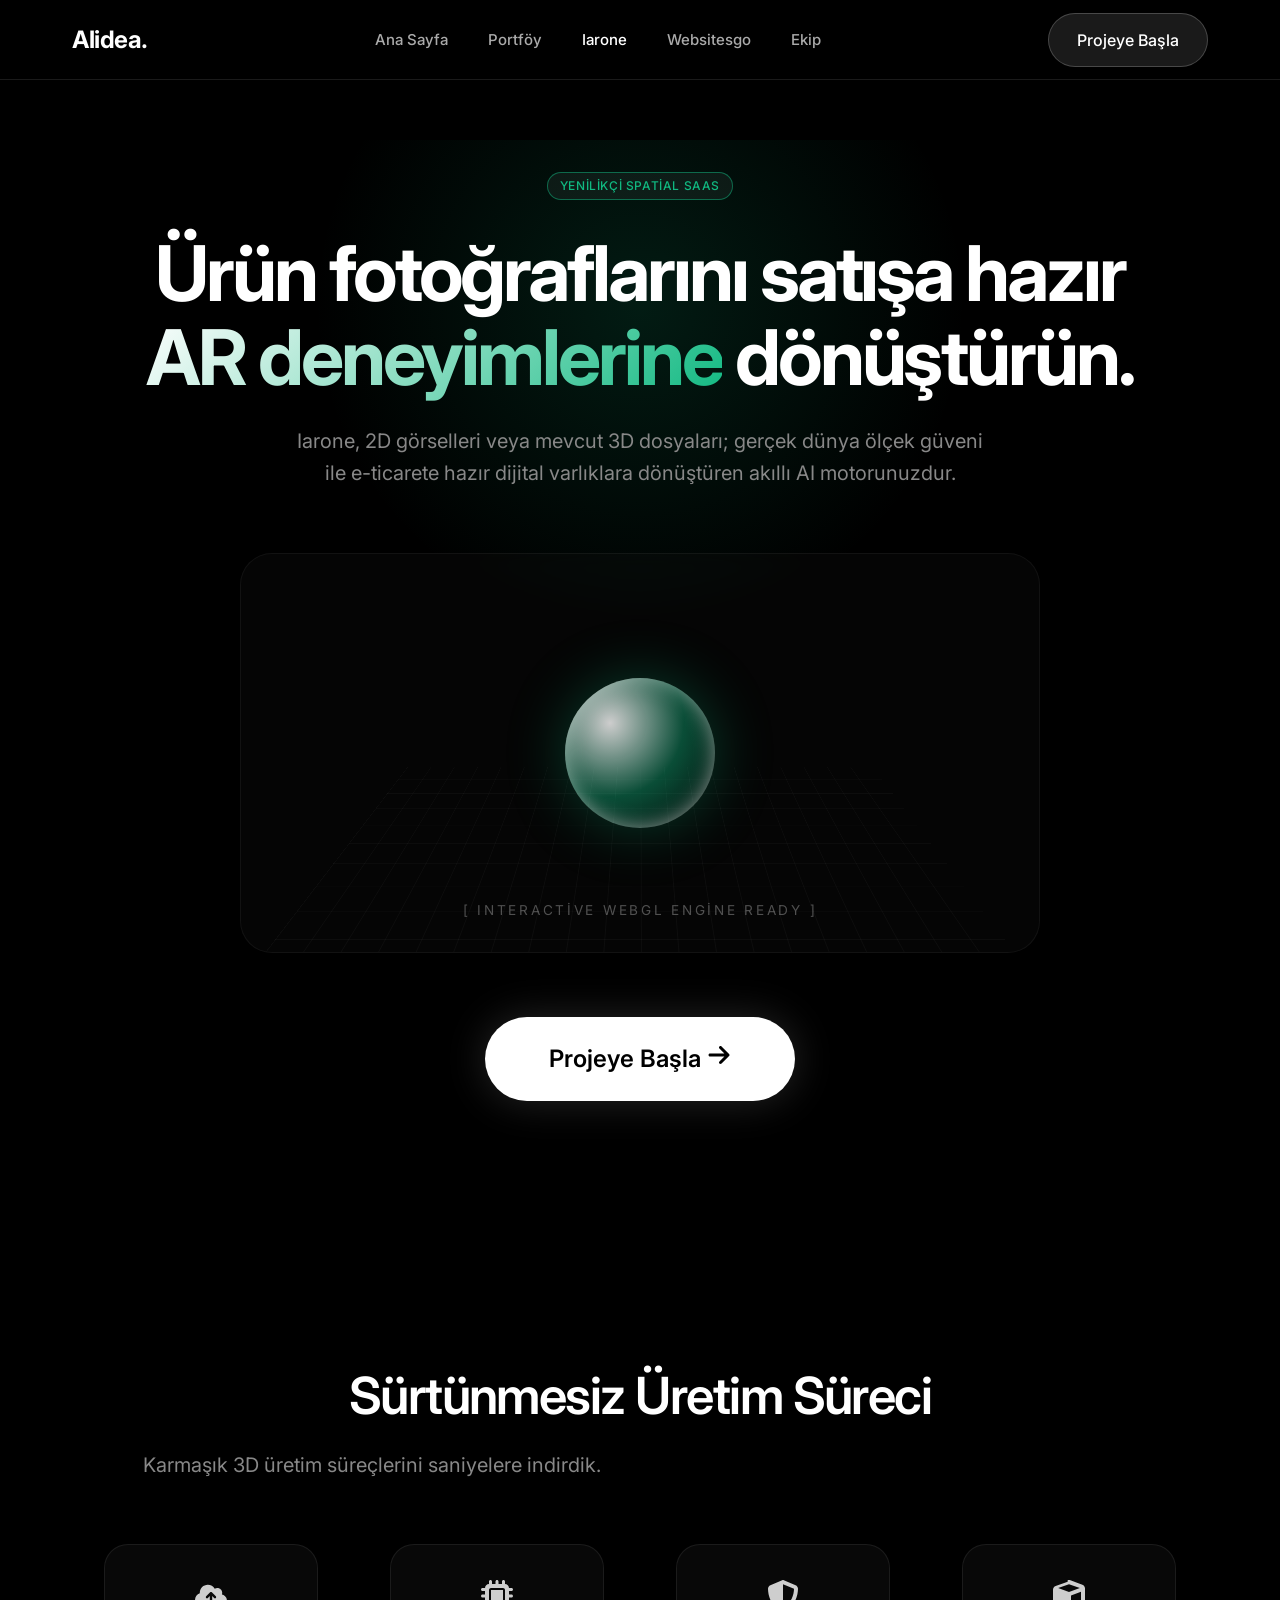
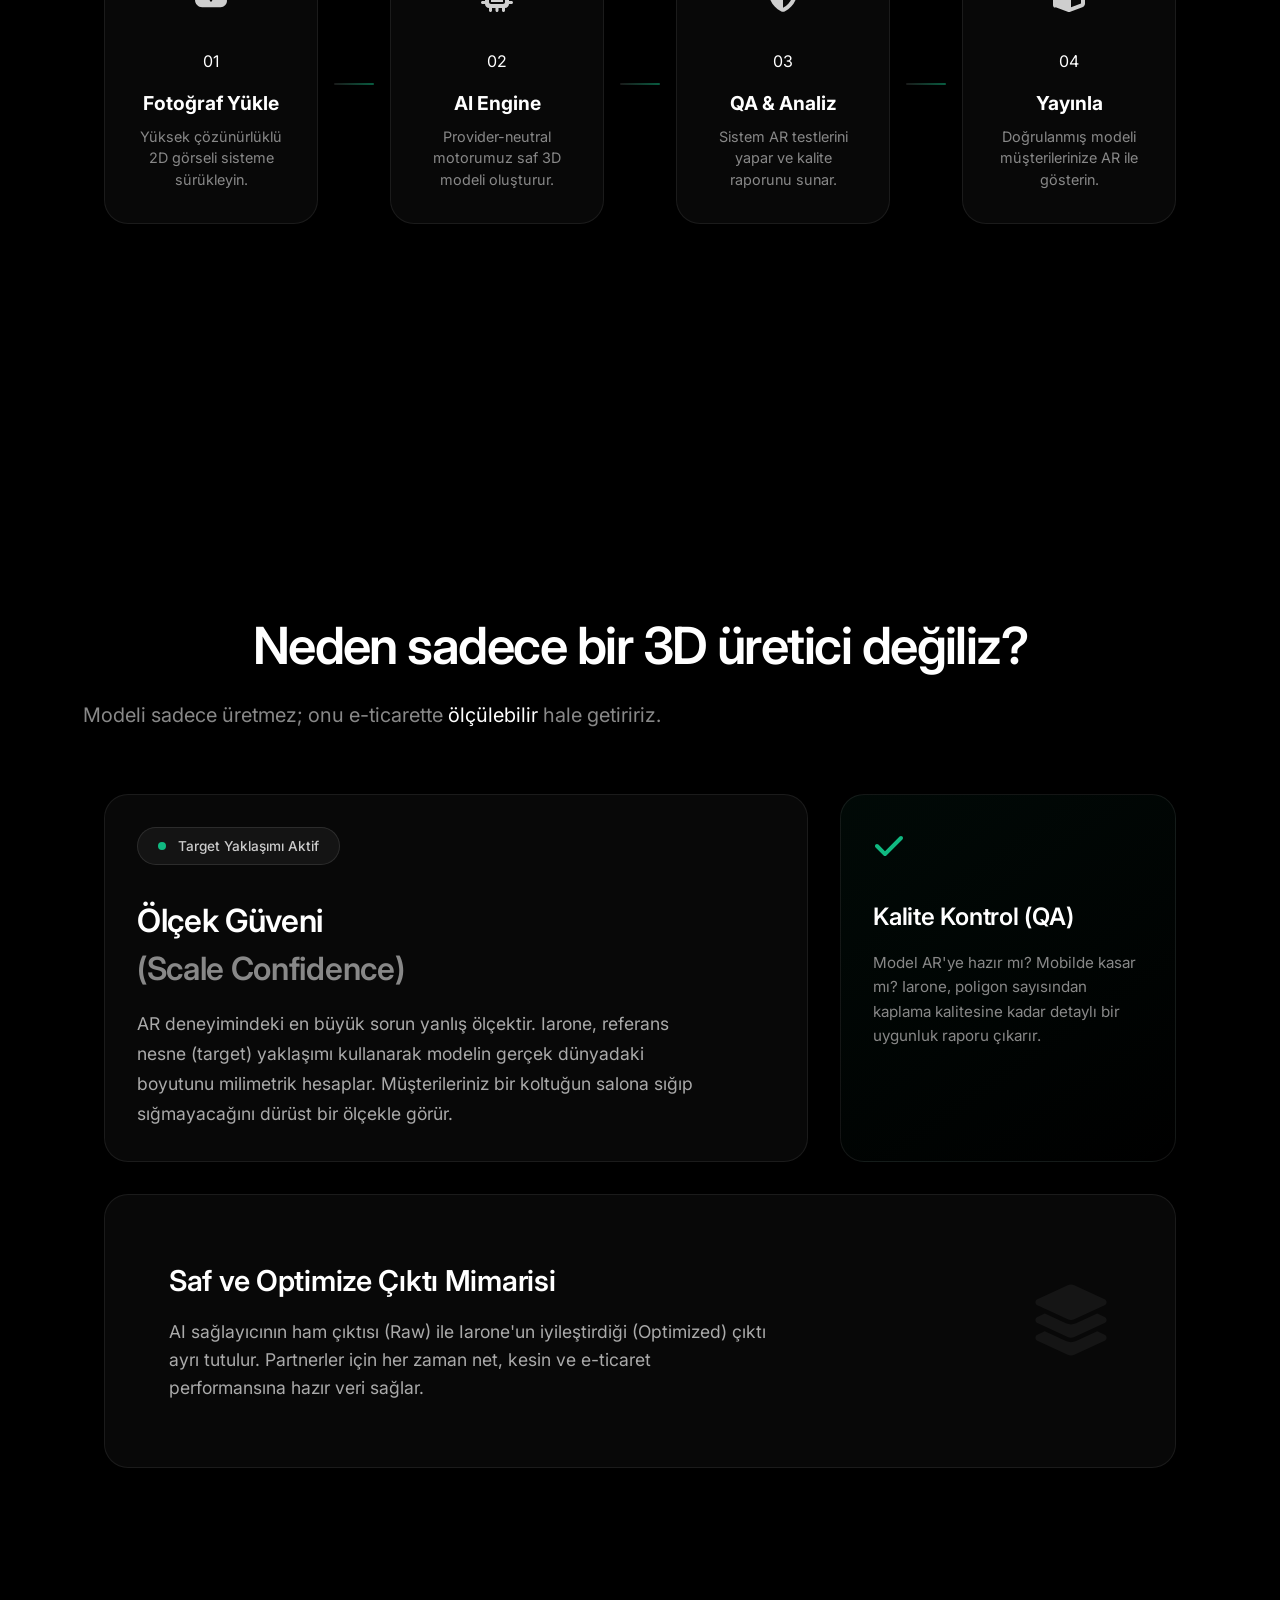
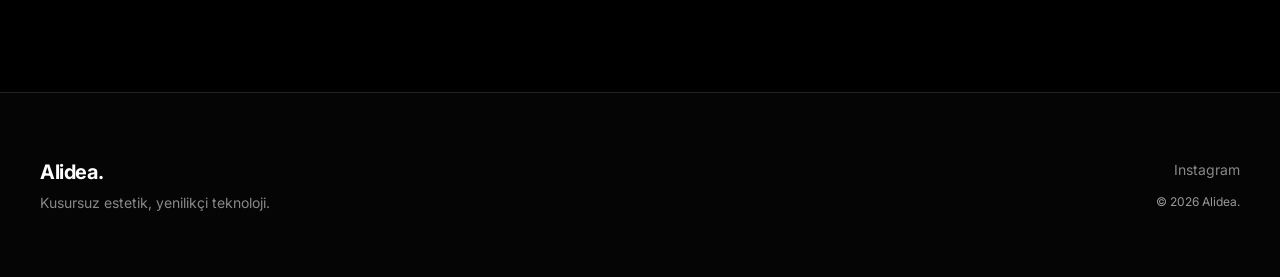
<file: iarone.html>
<!DOCTYPE html>
<html lang="tr">
<head>
    <meta charset="UTF-8">
    <meta name="viewport" content="width=device-width, initial-scale=1.0">
    <title>Iarone | AI Destekli 3D/AR Ticaret Platformu</title>
    <link rel="stylesheet" href="styles.css">
    <link href="https://fonts.googleapis.com/css2?family=Inter:wght@300;400;500;600;700&display=swap" rel="stylesheet">
    </head>
<body class="dark-theme">
    <nav class="navbar dark-navbar">
        <div class="nav-container">
            <a href="index.html" class="logo">Alidea.</a>
            <ul class="nav-links">
                <li><a href="index.html">Ana Sayfa</a></li>
                <li><a href="portfolio.html">Portföy</a></li>
                <li><a href="iarone.html" style="color: #fff;">Iarone</a></li>
                <li><a href="websitesgo.html">Websitesgo</a></li>
                <li><a href="team.html">Ekip</a></li>
            </ul>
            <a id="navOpenModalBtn" class="btn btn-primary" style="background: rgba(255,255,255,0.1); border: 1px solid rgba(255,255,255,0.2); cursor:pointer;">Projeye Başla</a>
        <button class="mobile-menu-btn" id="mobileMenuBtn">☰</button>
        </div>
    </nav>

    <!-- Mobile Menu Overlay -->
    <div class="mobile-nav-overlay" id="mobileNavOverlay">
        <button id="mobileNavCloseBtn" style="position: absolute; top: 1.5rem; right: 1.5rem; background: none; border: none; font-size: 3rem; cursor: pointer; color: var(--text-primary); z-index: 10005;">&times;</button>
        <ul class="mobile-nav-links">
            <li><a href="index.html">Ana Sayfa</a></li>
            <li><a href="portfolio.html">Portföy</a></li>
            <li><a href="iarone.html">Iarone</a></li>
            <li><a href="websitesgo.html">Websitesgo</a></li>
            <li><a href="team.html">Ekip</a></li>
            <li><a id="mobileNavOpenModalBtn" class="btn btn-primary" style="cursor:pointer; margin-top: 1rem;">Projeye Başla</a></li>
        </ul>
    </div>


    <main class="iarone-main">
        <section class="iarone-hero slide-up">
            <div class="hero-glow"></div>
            <span class="badge glass-badge" style="border-color: rgba(16, 185, 129, 0.5); color: #10B981; margin-bottom: 2rem;">Yenilikçi Spatial SaaS</span>
            <h1>Ürün fotoğraflarını satışa hazır<br><span class="gradient-text">AR deneyimlerine</span> dönüştürün.</h1>
            <p>Iarone, 2D görselleri veya mevcut 3D dosyaları; gerçek dünya ölçek güveni ile e-ticarete hazır dijital varlıklara dönüştüren akıllı AI motorunuzdur.</p>
            
            <div class="futuristic-canvas">
                <div class="canvas-orb"></div>
                <div class="canvas-grid"></div>
                <span class="canvas-text">[ Interactive WebGL Engine Ready ]</span>
            </div>

            <a id="openModalBtn" class="btn btn-massive" style="background: #fff; color: #000; box-shadow: 0 0 40px rgba(255,255,255,0.15); cursor:pointer;">Projeye Başla <svg xmlns="http://www.w3.org/2000/svg" viewBox="0 0 448 512" fill="currentColor" width="1em" height="1em"><path d="M438.6 278.6c12.5-12.5 12.5-32.8 0-45.3l-160-160c-12.5-12.5-32.8-12.5-45.3 0s-12.5 32.8 0 45.3L338.8 224 32 224c-17.7 0-32 14.3-32 32s14.3 32 32 32l306.7 0L233.4 393.4c-12.5 12.5-12.5 32.8 0 45.3s32.8 12.5 45.3 0l160-160z"/></svg></a>
        </section>

        <!-- Process Flow -->
        <section class="iarone-process slide-up">
            <div class="section-title">
                <h2>Sürtünmesiz Üretim Süreci</h2>
                <p>Karmaşık 3D üretim süreçlerini saniyelere indirdik.</p>
            </div>
            
            <div class="process-track">
                <div class="process-node glass-panel">
                    <div class="node-icon"><svg xmlns="http://www.w3.org/2000/svg" viewBox="0 0 640 512" fill="currentColor" width="1em" height="1em"><path d="M144 480C64.5 480 0 415.5 0 336c0-62.8 40.2-116.2 96.2-135.9c-.1-2.7-.2-5.4-.2-8.1c0-88.4 71.6-160 160-160c59.3 0 111 32.2 138.7 80.2C409.9 102 428.3 96 448 96c53 0 96 43 96 96c0 12.2-2.3 23.8-6.4 34.6C596 238.4 640 290.1 640 352c0 70.7-57.3 128-128 128l-368 0zm79-217c-9.4 9.4-9.4 24.6 0 33.9s24.6 9.4 33.9 0l39-39 0 87c0 13.3 10.7 24 24 24s24-10.7 24-24l0-87 39 39c9.4 9.4 24.6 9.4 33.9 0s9.4-24.6 0-33.9l-80-80c-9.4-9.4-24.6-9.4-33.9 0l-80 80z"/></svg></div>
                    <div class="step-tag">01</div>
                    <h4>Fotoğraf Yükle</h4>
                    <p>Yüksek çözünürlüklü 2D görseli sisteme sürükleyin.</p>
                </div>
                <div class="process-connector"></div>
                <div class="process-node glass-panel">
                    <div class="node-icon"><svg xmlns="http://www.w3.org/2000/svg" viewBox="0 0 512 512" fill="currentColor" width="1em" height="1em"><path d="M176 24c0-13.3-10.7-24-24-24s-24 10.7-24 24l0 40c-35.3 0-64 28.7-64 64l-40 0c-13.3 0-24 10.7-24 24s10.7 24 24 24l40 0 0 56-40 0c-13.3 0-24 10.7-24 24s10.7 24 24 24l40 0 0 56-40 0c-13.3 0-24 10.7-24 24s10.7 24 24 24l40 0c0 35.3 28.7 64 64 64l0 40c0 13.3 10.7 24 24 24s24-10.7 24-24l0-40 56 0 0 40c0 13.3 10.7 24 24 24s24-10.7 24-24l0-40 56 0 0 40c0 13.3 10.7 24 24 24s24-10.7 24-24l0-40c35.3 0 64-28.7 64-64l40 0c13.3 0 24-10.7 24-24s-10.7-24-24-24l-40 0 0-56 40 0c13.3 0 24-10.7 24-24s-10.7-24-24-24l-40 0 0-56 40 0c13.3 0 24-10.7 24-24s-10.7-24-24-24l-40 0c0-35.3-28.7-64-64-64l0-40c0-13.3-10.7-24-24-24s-24 10.7-24 24l0 40-56 0 0-40c0-13.3-10.7-24-24-24s-24 10.7-24 24l0 40-56 0 0-40zM160 128l192 0c17.7 0 32 14.3 32 32l0 192c0 17.7-14.3 32-32 32l-192 0c-17.7 0-32-14.3-32-32l0-192c0-17.7 14.3-32 32-32zm192 32l-192 0 0 192 192 0 0-192z"/></svg></div>
                    <div class="step-tag">02</div>
                    <h4>AI Engine</h4>
                    <p>Provider-neutral motorumuz saf 3D modeli oluşturur.</p>
                </div>
                <div class="process-connector"></div>
                <div class="process-node glass-panel">
                    <div class="node-icon"><svg xmlns="http://www.w3.org/2000/svg" viewBox="0 0 512 512" fill="currentColor" width="1em" height="1em"><path d="M256 0c4.6 0 9.2 1 13.4 2.9L457.7 82.8c22 9.3 38.4 31 38.3 57.2c-.5 99.2-41.3 280.7-213.6 363.2c-16.7 8-36.1 8-52.8 0C57.3 420.7 16.5 239.2 16 140c-.1-26.2 16.3-47.9 38.3-57.2L242.7 2.9C246.8 1 251.4 0 256 0zm0 66.8l0 378.1C394 378 431.1 230.1 432 141.4L256 66.8s0 0 0 0z"/></svg></div>
                    <div class="step-tag">03</div>
                    <h4>QA & Analiz</h4>
                    <p>Sistem AR testlerini yapar ve kalite raporunu sunar.</p>
                </div>
                <div class="process-connector"></div>
                <div class="process-node glass-panel">
                    <div class="node-icon"><svg xmlns="http://www.w3.org/2000/svg" viewBox="0 0 512 512" fill="currentColor" width="1em" height="1em"><path d="M234.5 5.7c13.9-5 29.1-5 43.1 0l192 68.6C495 83.4 512 107.5 512 134.6l0 242.9c0 27-17 51.2-42.5 60.3l-192 68.6c-13.9 5-29.1 5-43.1 0l-192-68.6C17 449.6 0 425.5 0 398.5L0 155.6c0-27 17-51.2 42.5-60.3l192-68.6zM256 66L82.3 128 256 190l173.7-62L256 66zm32 368.6l160-57.2 0-188L288 246.6l0 188z"/></svg></div>
                    <div class="step-tag">04</div>
                    <h4>Yayınla</h4>
                    <p>Doğrulanmış modeli müşterilerinize AR ile gösterin.</p>
                </div>
            </div>
        </section>

        <!-- Bento Grid -->
        <section class="iarone-features slide-up">
            <div class="section-title">
                <h2>Neden sadece bir 3D üretici değiliz?</h2>
                <p>Modeli sadece üretmez; onu e-ticarette <span style="color: #fff;">ölçülebilir</span> hale getiririz.</p>
            </div>

            <div class="bento-container" style="margin-top: 4rem;">
                <div class="bento-card glass-panel" style="grid-column: span 2;">
                    <div class="bento-content">
                        <div class="target-badge">
                            <div class="target-dot pulsing"></div> Target Yaklaşımı Aktif
                        </div>
                        <h3 style="font-size: 2rem; margin-bottom: 1rem; color: #fff;">Ölçek Güveni <br><span style="color: #888;">(Scale Confidence)</span></h3>
                        <p style="color: #aaa; font-size: 1.1rem; line-height: 1.7; max-width: 90%;">AR deneyimindeki en büyük sorun yanlış ölçektir. Iarone, referans nesne (target) yaklaşımı kullanarak modelin gerçek dünyadaki boyutunu milimetrik hesaplar. Müşterileriniz bir koltuğun salona sığıp sığmayacağını dürüst bir ölçekle görür.</p>
                    </div>
                </div>
                
                <div class="bento-card glass-panel" style="background: linear-gradient(145deg, rgba(16, 185, 129, 0.05) 0%, rgba(0,0,0,0) 100%);">
                    <div class="bento-content">
                        <div class="node-icon" style="color: #10B981; margin-bottom: 1.5rem; font-size: 2rem;"><svg xmlns="http://www.w3.org/2000/svg" viewBox="0 0 448 512" fill="currentColor" width="1em" height="1em"><path d="M438.6 105.4c12.5 12.5 12.5 32.8 0 45.3l-256 256c-12.5 12.5-32.8 12.5-45.3 0l-128-128c-12.5-12.5-12.5-32.8 0-45.3s32.8-12.5 45.3 0L160 338.7 393.4 105.4c12.5-12.5 32.8-12.5 45.3 0z"/></svg></div>
                        <h3 style="color: #fff; font-size: 1.5rem; margin-bottom: 1rem;">Kalite Kontrol (QA)</h3>
                        <p style="color: #888; font-size: 0.95rem; line-height: 1.6;">Model AR'ye hazır mı? Mobilde kasar mı? Iarone, poligon sayısından kaplama kalitesine kadar detaylı bir uygunluk raporu çıkarır.</p>
                    </div>
                </div>

                <div class="bento-card glass-panel" style="grid-column: span 3; display: flex; align-items: center; justify-content: space-between; padding: 4rem;">
                    <div style="max-width: 800px;">
                        <h3 style="font-size: 1.8rem; margin-bottom: 1rem; color: #fff;">Saf ve Optimize Çıktı Mimarisi</h3>
                        <p style="color: #aaa; font-size: 1.1rem; line-height: 1.6;">AI sağlayıcının ham çıktısı (Raw) ile Iarone'un iyileştirdiği (Optimized) çıktı ayrı tutulur. Partnerler için her zaman net, kesin ve e-ticaret performansına hazır veri sağlar.</p>
                    </div>
                    <div style="font-size: 5rem; color: rgba(255,255,255,0.05);"><svg xmlns="http://www.w3.org/2000/svg" viewBox="0 0 576 512" fill="currentColor" width="1em" height="1em"><path d="M264.5 5.2c14.9-6.9 32.1-6.9 47 0l218.6 101c8.5 3.9 13.9 12.4 13.9 21.8s-5.4 17.9-13.9 21.8l-218.6 101c-14.9 6.9-32.1 6.9-47 0L45.9 149.8C37.4 145.8 32 137.3 32 128s5.4-17.9 13.9-21.8L264.5 5.2zM476.9 209.6l53.2 24.6c8.5 3.9 13.9 12.4 13.9 21.8s-5.4 17.9-13.9 21.8l-218.6 101c-14.9 6.9-32.1 6.9-47 0L45.9 277.8C37.4 273.8 32 265.3 32 256s5.4-17.9 13.9-21.8l53.2-24.6 152 70.2c23.4 10.8 50.4 10.8 73.8 0l152-70.2zm0 128l53.2 24.6c8.5 3.9 13.9 12.4 13.9 21.8s-5.4 17.9-13.9 21.8l-218.6 101c-14.9 6.9-32.1 6.9-47 0L45.9 405.8C37.4 401.8 32 393.3 32 384s5.4-17.9 13.9-21.8l53.2-24.6 152 70.2c23.4 10.8 50.4 10.8 73.8 0l152-70.2z"/></svg></div>
                </div>
            </div>
        </section>
    </main>

    <!-- PROJECT LEAD MODAL -->
    <div id="leadModal" class="modal-overlay hidden">
        <div class="modal-content premium-modal split-modal">
            <button class="close-modal" id="closeModalBtn">&times;</button>
            
            <div class="modal-left">
                <div class="modal-left-content">
                    <h2 class="modal-brand">Alidea.</h2>
                    <h3 class="modal-slogan">Dijital Geleceğinizi<br>Birlikte İnşa Edelim</h3>
                    <p class="modal-desc">Sıradan bir ajans değiliz. Markanız için en yenilikçi çözümleri üreten bir inovasyon merkeziyiz.</p>
                    <div class="modal-contact">
                        <div class="contact-item"><svg xmlns="http://www.w3.org/2000/svg" viewBox="0 0 512 512" fill="currentColor" width="1em" height="1em"><path d="M48 64C21.5 64 0 85.5 0 112c0 15.1 7.1 29.3 19.2 38.4L236.8 313.6c11.4 8.5 27 8.5 38.4 0L492.8 150.4c12.1-9.1 19.2-23.3 19.2-38.4c0-26.5-21.5-48-48-48L48 64zM0 176L0 384c0 35.3 28.7 64 64 64l384 0c35.3 0 64-28.7 64-64l0-208L294.4 339.2c-22.8 17.1-54 17.1-76.8 0L0 176z"/></svg> info@alidea.com</div>
                        <div class="contact-item"><svg xmlns="http://www.w3.org/2000/svg" viewBox="0 0 512 512" fill="currentColor" width="1em" height="1em"><path d="M164.9 24.6c-7.7-18.6-28-28.5-47.4-23.2l-88 24C11.1 30.9 0 46 0 64C0 311.4 200.6 512 448 512c18 0 33.1-11.1 38.6-27.5l24-88c5.3-19.4-4.6-39.7-23.2-47.4l-96-40c-16.3-6.8-35.2-2.1-46.3 11.6L304.7 368C234.3 334.7 177.3 277.7 144 207.3L193.3 167c13.7-11.2 18.4-30 11.6-46.3l-40-96z"/></svg> +90 (850) 123 45 67</div>
                    </div>
                </div>
                <!-- Decorative Elements -->
                <div class="modal-circle-1"></div>
                <div class="modal-circle-2"></div>
            </div>

            <div class="modal-right">
                <div id="formContentWrap">
                    <div class="modal-header">
                        <h3>Projeye Başla</h3>
                        <p>Hangi alanda birlikte çalışacağız?</p>
                    </div>

                    <form id="leadForm" class="lead-form">
                        <div class="form-group category-selection premium-categories">
                            <label class="category-btn">
                                <input type="radio" name="project_category" value="Yazılım ve Teknoloji" required>
                                <span class="btn-design">Yazılım ve Teknoloji</span>
                            </label>
                            <label class="category-btn">
                                <input type="radio" name="project_category" value="Web Sitesi">
                                <span class="btn-design">Web Sitesi</span>
                            </label>
                            <label class="category-btn">
                                <input type="radio" name="project_category" value="Dijital Reklam">
                                <span class="btn-design">Dijital Reklam</span>
                            </label>
                            <label class="category-btn">
                                <input type="radio" name="project_category" value="Iarone Projesi">
                                <span class="btn-design">Iarone Projesi</span>
                            </label>
                            <label class="category-btn">
                                <input type="radio" name="project_category" value="Video Editörlüğü">
                                <span class="btn-design">Video Editörlüğü</span>
                            </label>
                        </div>

                        <div class="form-row">
                            <div class="form-group modern-input-group">
                                <input type="email" id="leadEmail" name="email" required placeholder=" " class="glass-input premium-input modern-input">
                                <label for="leadEmail">E-posta Adresiniz</label>
                            </div>
                            <div class="form-group modern-input-group">
                                <input type="tel" id="leadPhone" name="phone" required placeholder=" " class="glass-input premium-input modern-input">
                                <label for="leadPhone">Telefon Numaranız</label>
                            </div>
                        </div>

                        <div class="form-group modern-input-group">
                            <textarea id="leadMessage" name="message" required rows="3" placeholder=" " class="glass-input premium-input modern-input"></textarea>
                            <label for="leadMessage">Proje Detayları ve Talepleriniz</label>
                        </div>

                        <button type="submit" class="btn btn-massive submit-btn premium-submit" id="leadSubmitBtn">
                            <span class="btn-text">Talebi Gönder <svg xmlns="http://www.w3.org/2000/svg" viewBox="0 0 448 512" fill="currentColor" width="1em" height="1em"><path d="M438.6 278.6c12.5-12.5 12.5-32.8 0-45.3l-160-160c-12.5-12.5-32.8-12.5-45.3 0s-12.5 32.8 0 45.3L338.8 224 32 224c-17.7 0-32 14.3-32 32s14.3 32 32 32l306.7 0L233.4 393.4c-12.5 12.5-12.5 32.8 0 45.3s32.8 12.5 45.3 0l160-160z"/></svg></span>
                            <div class="spinner-ring" style="display:none;" id="submitSpinner"></div>
                        </button>
                    </form>
                </div>

                <!-- Premium Success State -->
                <div id="formSuccessMessage" class="success-overlay hidden">
                    <div class="success-icon-wrap">
                        <div class="success-icon-bg"></div>
                        <svg xmlns="http://www.w3.org/2000/svg" viewBox="0 0 448 512" fill="currentColor" width="1em" height="1em"><path d="M438.6 105.4c12.5 12.5 12.5 32.8 0 45.3l-256 256c-12.5 12.5-32.8 12.5-45.3 0l-128-128c-12.5-12.5-12.5-32.8 0-45.3s32.8-12.5 45.3 0L160 338.7 393.4 105.4c12.5-12.5 32.8-12.5 45.3 0z"/></svg>
                    </div>
                    <h3 class="success-title">Talep Gönderildi!</h3>
                    <p class="success-desc">Ekibimiz detayları inceleyip sizinle en kısa sürede iletişime geçecek. Birlikte harika işler çıkaracağız!</p>
                </div>
            </div>
        </div>
    </div>

        <footer class="basic-footer dark-footer">
        <div class="footer-content">
            <div class="footer-left">
                <h2>Alidea.</h2>
                <p>Kusursuz estetik, yenilikçi teknoloji.</p>
            </div>
            <div class="footer-right">
                <div class="footer-socials">
                    <a href="https://www.instagram.com/alideaofficial?utm_source=ig_web_button_share_sheet&igsh=ZDNlZDc0MzIxNw==" target="_blank" rel="noopener noreferrer">Instagram</a>
                </div>
                <p class="footer-copy">&copy; 2026 Alidea.</p>
            </div>
        </div>
    </footer>
    <script src="script.js"></script>
</body>
</html>
</file>
<file: styles.css>
:root {
    --bg-color: #ffffff;
    --text-primary: #000000;
    --text-secondary: #666666;
    --border-color: #e5e5e5;
    --surface-color: #f9f9f9;
    --glass-bg: rgba(255, 255, 255, 0.7);
    --glass-border: rgba(255, 255, 255, 0.5);
    
    --font-stack: -apple-system, BlinkMacSystemFont, "San Francisco", "Inter", "Helvetica Neue", Helvetica, Arial, sans-serif;
    
    --shadow-sm: 0 4px 12px rgba(0, 0, 0, 0.05);
    --shadow-md: 0 12px 32px rgba(0, 0, 0, 0.08);
    --shadow-lg: 0 24px 64px rgba(0, 0, 0, 0.12);
    
    --radius-sm: 8px;
    --radius-md: 16px;
    --radius-lg: 24px;
    --radius-xl: 32px;
}

* {
    margin: 0;
    padding: 0;
    box-sizing: border-box;
}

body {
    font-family: var(--font-stack);
    background-color: var(--bg-color);
    color: var(--text-primary);
    line-height: 1.5;
    -webkit-font-smoothing: antialiased;
    overflow-x: hidden;
}

/* Typography */
h1 {
    font-size: clamp(3rem, 5vw, 4.5rem);
    font-weight: 700;
    letter-spacing: -0.03em;
    line-height: 1.1;
    margin-bottom: 1.5rem;
}

h2 {
    font-size: clamp(2rem, 4vw, 3rem);
    font-weight: 600;
    letter-spacing: -0.02em;
    margin-bottom: 1rem;
}

h3 {
    font-size: 1.5rem;
    font-weight: 600;
    letter-spacing: -0.01em;
}

p {
    color: var(--text-secondary);
    font-size: 1.125rem;
    max-width: 600px;
}

.badge {
    display: inline-block;
    padding: 6px 12px;
    background: var(--surface-color);
    border: 1px solid var(--border-color);
    border-radius: 100px;
    font-size: 0.875rem;
    font-weight: 500;
    margin-bottom: 1rem;
    text-transform: uppercase;
    letter-spacing: 0.05em;
    color: var(--text-secondary);
}

/* Buttons */
.btn {
    display: inline-block;
    padding: 14px 28px;
    border-radius: 100px;
    font-weight: 500;
    font-size: 1rem;
    text-decoration: none;
    transition: all 0.3s ease;
    cursor: pointer;
}

.btn-primary {
    background-color: var(--text-primary);
    color: var(--bg-color);
    border: 1px solid var(--text-primary);
}

.btn-primary:hover {
    background-color: #222;
    transform: translateY(-2px);
    box-shadow: 0 8px 24px rgba(0,0,0,0.15);
}

.btn-secondary {
    background-color: transparent;
    color: var(--text-primary);
    border: 1px solid var(--border-color);
}

.btn-secondary:hover {
    background-color: var(--surface-color);
    transform: translateY(-2px);
}

/* Navigation */
.navbar {
    position: fixed;
    top: 0;
    left: 0;
    right: 0;
    height: 80px;
    background: var(--glass-bg);
    backdrop-filter: blur(20px);
    -webkit-backdrop-filter: blur(20px);
    border-bottom: 1px solid var(--glass-border);
    z-index: 1000;
    display: flex;
    align-items: center;
    will-change: backdrop-filter;
    transform: translateZ(0);
}

.nav-container {
    width: 100%;
    max-width: 1200px;
    margin: 0 auto;
    padding: 0 2rem;
    display: flex;
    justify-content: space-between;
    align-items: center;
}

.logo {
    font-weight: 700;
    font-size: 1.5rem;
    text-decoration: none;
    color: var(--text-primary);
    letter-spacing: -0.02em;
}

.nav-links {
    display: flex;
    list-style: none;
    gap: 2.5rem;
}

.nav-links a {
    text-decoration: none;
    color: var(--text-secondary);
    font-size: 0.9375rem;
    font-weight: 500;
    transition: color 0.2s ease;
    position: relative;
    padding: 6px 0;
}

.nav-links a:hover,
.nav-links a.active {
    color: var(--text-primary);
}

.nav-links a.active::after {
    content: '';
    position: absolute;
    bottom: -2px;
    left: 0;
    right: 0;
    height: 2px;
    background-color: var(--text-primary);
    border-radius: 2px;
}

/* Sections */
section {
    padding: 8rem 2rem;
    max-width: 1200px;
    margin: 0 auto;
}

.section-header {
    text-align: center;
    margin-bottom: 4rem;
    display: flex;
    flex-direction: column;
    align-items: center;
}

/* Hero Section */
.hero {
    padding-top: 8rem;
    min-height: 80vh;
    display: flex;
    align-items: center;
}

.hero-content {
    display: grid;
    grid-template-columns: 1fr 1fr;
    gap: 4rem;
    align-items: center;
}

.hero-actions {
    display: flex;
    gap: 1rem;
    margin-top: 2.5rem;
}

.ui-mockup {
    background: var(--surface-color);
    border-radius: var(--radius-lg);
    padding: 1.5rem;
    box-shadow: var(--shadow-md);
    border: 1px solid var(--border-color);
}

.ui-header {
    margin-bottom: 1.5rem;
}

.ui-dots {
    display: flex;
    gap: 6px;
}

.ui-dots span {
    width: 12px;
    height: 12px;
    border-radius: 50%;
    background: #ddd;
}
.ui-dots span:nth-child(1) { background: #ff5f56; }
.ui-dots span:nth-child(2) { background: #ffbd2e; }
.ui-dots span:nth-child(3) { background: #27c93f; }

.ui-block {
    height: 60px;
    background: #fff;
    border-radius: var(--radius-sm);
    margin-bottom: 1rem;
    box-shadow: 0 2px 8px rgba(0,0,0,0.02);
}

.ui-block.highlight {
    height: 120px;
    background: linear-gradient(135deg, #f5f5f7, #ebebf0);
}

.ui-row {
    display: flex;
    gap: 1rem;
}

.ui-block.half {
    flex: 1;
}

/* Portfolio Section */
.bento-grid {
    display: grid;
    grid-template-columns: repeat(3, 1fr);
    grid-auto-rows: 300px;
    gap: 1.5rem;
}

.bento-item {
    background: var(--surface-color);
    border-radius: var(--radius-xl);
    padding: 2.5rem;
    position: relative;
    overflow: hidden;
    transition: transform 0.4s cubic-bezier(0.16, 1, 0.3, 1), box-shadow 0.4s ease;
    border: 1px solid var(--border-color);
    display: flex;
    flex-direction: column;
}

.bento-item:hover {
    transform: translateY(-4px) scale(1.01);
    box-shadow: var(--shadow-md);
}

.bento-item.large {
    grid-column: span 2;
    grid-row: span 2;
}

.bento-content {
    position: relative;
    z-index: 2;
}

.bento-image {
    position: absolute;
    bottom: 2rem;
    right: 2rem;
    max-width: 60%;
    max-height: 50%;
    z-index: 1;
}

.bento-image.center {
    top: 50%;
    left: 50%;
    transform: translate(-50%, -50%);
    width: 60%;
    height: 60%;
    display: flex;
    align-items: center;
    justify-content: center;
}

.bento-image img {
    max-width: 100%;
    max-height: 100%;
    object-fit: contain;
    filter: drop-shadow(0 10px 20px rgba(0,0,0,0.08));
}

.bento-item.dark-item {
    background: #111;
    color: #fff;
}
.bento-item.dark-item p {
    color: #888;
}

/* Product Section */
.product {
    padding-top: 4rem;
    padding-bottom: 8rem;
}

.product-container {
    background: linear-gradient(to bottom right, #fafafa, #f0f0f0);
    border-radius: 40px;
    padding: 4rem;
    position: relative;
    overflow: hidden;
}

.product-glass-panel {
    background: var(--glass-bg);
    backdrop-filter: blur(20px);
    -webkit-backdrop-filter: blur(20px);
    border: 1px solid var(--glass-border);
    border-radius: var(--radius-xl);
    padding: 4rem;
    display: grid;
    grid-template-columns: 1fr 1fr;
    gap: 4rem;
    align-items: center;
    box-shadow: var(--shadow-lg);
    transform: translateZ(0);
}

.product-logo {
    height: 48px;
    margin-bottom: 2rem;
    filter: drop-shadow(0 4px 12px rgba(0,0,0,0.1));
}

.glass-sphere {
    width: 300px;
    height: 300px;
    margin: 0 auto;
    border-radius: 50%;
    background: radial-gradient(circle at 30% 30%, rgba(255,255,255,0.9), rgba(200,200,200,0.1));
    box-shadow: 
        inset 0 0 40px rgba(255,255,255,0.8),
        0 20px 60px rgba(0,0,0,0.1);
    position: relative;
}
.glass-sphere::after {
    content: '';
    position: absolute;
    top: 10%;
    left: 20%;
    width: 30%;
    height: 30%;
    background: #fff;
    border-radius: 50%;
    filter: blur(10px);
    opacity: 0.8;
}

/* Team Section */
.team-grid {
    display: grid;
    grid-template-columns: repeat(3, 1fr);
    gap: 2rem;
}

.team-card {
    text-align: center;
}

.portrait {
    width: 100%;
    aspect-ratio: 3/4;
    background: var(--surface-color);
    border-radius: var(--radius-lg);
    margin-bottom: 1.5rem;
    border: 1px solid var(--border-color);
    transition: transform 0.4s ease;
}

.team-card:hover .portrait {
    transform: translateY(-8px);
    box-shadow: var(--shadow-md);
}

.team-info p {
    margin: 0 auto;
    font-size: 0.9375rem;
}

/* Footer */
.basic-footer {
    border-top: 1px solid var(--border-color);
    padding: 60px 5%;
    background-color: var(--bg-color);
}

/* Dark Basic Footer */
.basic-footer.dark-footer {
    background-color: #050505;
    border-top: 1px solid #222;
}

.basic-footer.dark-footer .footer-left h2,
.basic-footer.dark-footer .footer-email,
.basic-footer.dark-footer .footer-socials a:hover {
    color: #ffffff;
}

.basic-footer.dark-footer .footer-left p,
.basic-footer.dark-footer .footer-socials a,
.basic-footer.dark-footer .footer-socials span {
    color: #888888;
}

.basic-footer .footer-content {
    max-width: 1200px;
    margin: 0 auto;
    display: flex;
    justify-content: space-between;
    align-items: center;
    flex-wrap: wrap;
    gap: 30px;
}

.basic-footer .footer-left h2 {
    font-size: 20px;
    font-weight: 700;
    color: var(--text-primary);
    margin: 0 0 5px 0;
}

.basic-footer .footer-left p {
    font-size: 14px;
    color: var(--text-secondary);
    margin: 0;
}

.basic-footer .footer-right {
    text-align: right;
    display: flex;
    flex-direction: column;
    gap: 8px;
}

.basic-footer .footer-email {
    font-size: 15px;
    font-weight: 600;
    color: var(--text-primary);
    text-decoration: none;
}

.basic-footer .footer-socials {
    font-size: 14px;
    color: var(--text-secondary);
    display: flex;
    gap: 10px;
    justify-content: flex-end;
}

.basic-footer .footer-socials a {
    color: var(--text-secondary);
    text-decoration: none;
    transition: color 0.3s;
}

.basic-footer .footer-socials a:hover {
    color: var(--text-primary);
}

.basic-footer .footer-copy {
    font-size: 12px;
    color: #999;
    margin-top: 5px;
}

@media (max-width: 768px) {
    .basic-footer .footer-content {
        flex-direction: column;
        align-items: flex-start;
    }
    .basic-footer .footer-right {
        text-align: left;
        align-items: flex-start;
    }
    .basic-footer .footer-socials {
        justify-content: flex-start;
    }
}

/* Animations */
.slide-up {
    opacity: 0;
    transform: translateY(40px);
    transition: opacity 0.8s cubic-bezier(0.16, 1, 0.3, 1), transform 0.8s cubic-bezier(0.16, 1, 0.3, 1);
}

.slide-up.visible {
    opacity: 1;
    transform: translateY(0);
}

/* Responsive */
@media (max-width: 900px) {
    .hero-content {
        grid-template-columns: 1fr;
        text-align: center;
    }
    .hero-actions {
        justify-content: center;
    }
    .bento-grid {
        grid-template-columns: 1fr;
        grid-template-rows: auto;
    }
    .bento-item.large {
        grid-column: 1;
        grid-row: auto;
        min-height: 400px;
    }
    .product-glass-panel {
        grid-template-columns: 1fr;
        padding: 2rem;
    }
    .team-grid {
        grid-template-columns: 1fr;
    }
    .nav-links {
        display: none;
    }
    .metric-grid {
        grid-template-columns: 1fr;
        gap: 2rem;
    }
    .creative-arm, .tech-container {
        grid-template-columns: 1fr;
    }
    .tech-graphic {
        order: 2;
    }
}

/* Golden Tricks Additions */

/* Ticker */
.ticker-wrap {
    width: 100%;
    overflow: hidden;
    background-color: #fcfcfc;
    border-top: 1px solid var(--border-color);
    border-bottom: 1px solid var(--border-color);
    padding: 2rem 0;
    margin: 2rem 0 6rem 0;
}
.ticker {
    display: inline-flex;
    white-space: nowrap;
    animation: ticker 25s linear infinite;
    will-change: transform;
    transform: translateZ(0);
    backface-visibility: hidden;
}
.ticker-item {
    font-size: 1.125rem;
    font-weight: 600;
    color: #999;
    letter-spacing: 0.1em;
    padding: 0 3rem;
}
.ticker-item.divider {
    padding: 0;
    color: #ddd;
    font-weight: 300;
}
@keyframes ticker {
    0% { transform: translate3d(0, 0, 0); }
    100% { transform: translate3d(-50%, 0, 0); }
}

/* Manifesto */
.manifesto {
    text-align: center;
    padding: 6rem 2rem;
    max-width: 900px;
    margin: 0 auto;
}
.manifesto h2 {
    font-size: clamp(2.5rem, 6vw, 4rem);
    line-height: 1.1;
    letter-spacing: -0.04em;
    font-weight: 700;
    margin: 0;
}

/* Metrics */
.metrics {
    padding: 4rem 2rem;
    max-width: 1200px;
    margin: 0 auto;
}
.metric-grid {
    display: grid;
    grid-template-columns: repeat(3, 1fr);
    gap: 4rem;
    text-align: center;
}
.metric-item h3 {
    font-size: clamp(3.5rem, 8vw, 5.5rem);
    font-weight: 700;
    letter-spacing: -0.05em;
    line-height: 1;
    margin-bottom: 0.5rem;
}
.metric-item p {
    font-weight: 500;
    color: var(--text-secondary);
    text-transform: uppercase;
    letter-spacing: 0.1em;
    font-size: 0.875rem;
    margin: 0 auto;
}

/* Dual Arms (Creative vs Tech) */
.creative-arm, .tech-container {
    display: grid;
    grid-template-columns: 1fr 1fr;
    gap: 6rem;
    align-items: center;
    max-width: 1200px;
    margin: 0 auto;
}
.creative-arm {
    padding: 4rem 2rem 8rem 2rem;
}
.arm-content h2 {
    font-size: clamp(2.5rem, 4vw, 3.5rem);
    line-height: 1.1;
    margin-bottom: 1.5rem;
}
.text-link {
    display: inline-block;
    margin-top: 1.5rem;
    font-weight: 600;
    color: var(--text-primary);
    text-decoration: none;
    font-size: 1.125rem;
    border-bottom: 2px solid transparent;
    transition: border-color 0.3s;
}
.text-link:hover {
    border-color: var(--text-primary);
}
.glass-orb {
    width: 100%;
    aspect-ratio: 1;
    border-radius: 50%;
    background: linear-gradient(135deg, #f5f5f7, #e0e0e0);
    box-shadow: inset -20px -20px 40px rgba(255,255,255,0.8), 20px 20px 60px rgba(0,0,0,0.05);
}

/* Dark Mode Tech Section */
.tech-arm.dark-mode {
    max-width: 100%;
    background-color: #050505;
    color: #fff;
    padding: 10rem 0;
}
.tech-arm .tech-container {
    padding: 0 2rem;
}
.tech-arm .arm-content h2 {
    color: #fff;
}
.tech-arm .arm-content p {
    color: #888;
}
.badge.dark-badge {
    background: #111;
    border-color: #333;
    color: #aaa;
}
.feature-list {
    list-style: none;
    margin: 2rem 0;
}
.feature-list li {
    padding: 1rem 0;
    border-bottom: 1px solid #222;
    color: #ccc;
}
.feature-list li strong {
    color: #fff;
    margin-right: 0.5rem;
}
.btn-primary.inverse-btn {
    background-color: #fff;
    color: #000;
    border-color: #fff;
    margin-top: 1rem;
}
.btn-primary.inverse-btn:hover {
    background-color: #e5e5e5;
    box-shadow: 0 8px 32px rgba(255,255,255,0.2);
}
.code-block {
    background: #111;
    border: 1px solid #222;
    border-radius: var(--radius-lg);
    padding: 3rem;
    font-family: monospace;
    color: #888;
    font-size: 1.125rem;
    line-height: 1.8;
}
.code-block span {
    color: #fff;
    font-weight: bold;
}

/* Giant CTA */
.giant-cta {
    text-align: center;
    padding: 12rem 2rem;
    max-width: 1200px;
    margin: 0 auto;
}
.giant-cta h2 {
    font-size: clamp(3rem, 6vw, 5rem);
    letter-spacing: -0.04em;
    margin-bottom: 3rem;
}
.btn-massive {
    display: inline-block;
    padding: 24px 64px;
    background-color: var(--text-primary);
    color: var(--bg-color);
    font-size: 1.5rem;
    font-weight: 600;
    border-radius: 100px;
    text-decoration: none;
    transition: all 0.3s ease;
}
.btn-massive:hover {
    transform: translateY(-4px) scale(1.02);
    box-shadow: 0 24px 64px rgba(0,0,0,0.2);
}

/* Portfolio Redesign */
.portfolio-hero {
    text-align: center;
    padding: 12rem 2rem 6rem;
}
.portfolio-hero h1 {
    font-size: clamp(3rem, 7vw, 5rem);
    letter-spacing: -0.04em;
    margin-bottom: 1.5rem;
}
.portfolio-hero p {
    font-size: 1.25rem;
    max-width: 700px;
    margin: 0 auto;
    color: var(--text-secondary);
}

.case-study {
    padding: 6rem 0;
}
.case-study-container {
    max-width: 1200px;
    margin: 0 auto;
    padding: 0 2rem;
    display: grid;
    grid-template-columns: 1fr 1.2fr;
    gap: 6rem;
    align-items: center;
}
.case-study-container.reversed {
    grid-template-columns: 1.2fr 1fr;
}
.case-study-container.reversed .case-info {
    order: 2;
}
.case-study-container.reversed .case-visual {
    order: 1;
}

.case-info h2 {
    font-size: clamp(2.5rem, 5vw, 4rem);
    line-height: 1.1;
    margin-bottom: 1.5rem;
}
.case-desc {
    font-size: 1.125rem;
    line-height: 1.8;
    color: var(--text-secondary);
    margin-bottom: 2.5rem;
}
.case-stats {
    list-style: none;
    border-top: 1px solid var(--border-color);
    padding-top: 1.5rem;
}
.case-stats li {
    margin-bottom: 0.5rem;
}
.case-stats strong {
    margin-right: 0.5rem;
}

.case-visual img {
    width: 100%;
    height: auto;
    border-radius: var(--radius-lg);
    box-shadow: var(--shadow-lg);
    transition: transform 0.5s ease;
}
.case-visual:hover img {
    transform: scale(1.02);
}

.dark-case {
    background-color: #050505;
    color: #fff;
    padding: 10rem 0;
    max-width: 100%;
}
.dark-case .case-desc {
    color: #aaa;
}
.dark-case .case-stats {
    border-color: #333;
}
.dark-case .case-stats li {
    color: #ccc;
}

/* Brand Wall */
.brand-wall {
    padding: 8rem 2rem;
    text-align: center;
}
.brand-grid {
    display: grid;
    grid-template-columns: repeat(auto-fit, minmax(150px, 1fr));
    gap: 3rem;
    max-width: 1200px;
    margin: 4rem auto 0;
    align-items: center;
    justify-items: center;
}
.brand-logo {
    display: flex;
    justify-content: center;
    align-items: center;
    padding: 1rem;
    transition: transform 0.3s ease, opacity 0.3s ease;
    opacity: 0.6;
}
.brand-logo:hover {
    transform: scale(1.05);
    opacity: 1;
}
.brand-logo img {
    max-width: 100%;
    max-height: 80px;
    object-fit: contain;
    filter: grayscale(100%) contrast(1.2);
    transition: filter 0.3s ease;
}
.brand-logo:hover img {
    filter: grayscale(0%) contrast(1);
}

/* Service Pillars */
.service-pillars {
    display: grid;
    grid-template-columns: repeat(3, 1fr);
    gap: 4rem;
    max-width: 1200px;
    margin: 0 auto;
    padding: 4rem 2rem 8rem;
}
.pillar-icon {
    font-size: 3rem;
    font-weight: 300;
    color: #ddd;
    margin-bottom: 1.5rem;
}
.pillar h3 {
    font-size: 1.5rem;
    margin-bottom: 1rem;
}
.pillar p {
    color: var(--text-secondary);
    line-height: 1.7;
}

@media (max-width: 900px) {
    .case-study-container, .case-study-container.reversed {
        grid-template-columns: 1fr;
        gap: 3rem;
    }
    .case-study-container.reversed .case-info {
        order: 1;
    }
    .case-study-container.reversed .case-visual {
        order: 2;
    }
    .service-pillars {
        grid-template-columns: 1fr;
        gap: 3rem;
    }
}

/* --- TEAM PAGE DARK MODE & BENTO GRID --- */

body.dark-theme {
    background-color: #000000;
    color: #ffffff;
}
.dark-navbar {
    background-color: rgba(0, 0, 0, 0.8) !important;
    border-bottom: 1px solid rgba(255, 255, 255, 0.1);
}
.dark-navbar .logo {
    color: #ffffff !important;
}
.dark-navbar .nav-links a {
    color: #aaaaaa;
}
.dark-navbar .nav-links a:hover {
    color: #ffffff;
}

.team-main {
    padding-top: 140px;
    padding-bottom: 6rem;
}

.team-header {
    text-align: center;
    margin-bottom: 4rem;
}
.team-header h1 {
    font-size: clamp(3rem, 6vw, 4.5rem);
    letter-spacing: -0.05em;
    margin-bottom: 1rem;
    background: linear-gradient(180deg, #ffffff 0%, #888888 100%);
    -webkit-background-clip: text;
    -webkit-text-fill-color: transparent;
}
.team-header p {
    font-size: 1.25rem;
    color: #888;
    text-align: center;
    margin: 0 auto;
    width: 100%;
}

.bento-container {
    display: grid;
    grid-template-columns: repeat(3, 1fr);
    gap: 2rem;
    max-width: 1200px;
    margin: 0 auto;
    padding: 0 2rem;
}

.glass-panel {
    background: rgba(255, 255, 255, 0.03);
    border: 1px solid rgba(255, 255, 255, 0.08);
    backdrop-filter: blur(20px);
    -webkit-backdrop-filter: blur(20px);
    border-radius: 24px;
    overflow: hidden;
    transition: transform 0.4s cubic-bezier(0.16, 1, 0.3, 1), border-color 0.4s ease;
    will-change: transform, border-color;
    transform: translateZ(0);
}
.glass-panel:hover {
    transform: translateY(-8px);
    border-color: rgba(255, 255, 255, 0.2);
}

.media-container {
    position: relative;
    width: 100%;
    aspect-ratio: 4/5;
    overflow: hidden;
    background-color: #111;
}

.portrait-overlay {
    width: 100%;
    height: 100%;
    position: absolute;
    top: 0;
    left: 0;
    background-size: cover;
    background-position: top center;
    transition: transform 0.6s cubic-bezier(0.16, 1, 0.3, 1);
    z-index: 2;
}

.bento-card:hover .portrait-overlay {
    transform: scale(1.05);
}

.bento-content {
    padding: 2rem;
}

.bento-header h2 {
    font-size: 1.5rem;
    margin-bottom: 0.25rem;
}

.motto {
    display: block;
    font-size: 0.875rem;
    color: #aaa;
    font-style: italic;
    margin-bottom: 1.5rem;
}

.role-desc {
    font-size: 0.95rem;
    line-height: 1.6;
    color: #ccc;
    margin-bottom: 1.5rem;
}

.stack-badges {
    display: flex;
    flex-wrap: wrap;
    gap: 0.5rem;
    margin-bottom: 1.5rem;
}

.glass-badge {
    background: rgba(255, 255, 255, 0.05);
    border: 1px solid rgba(255, 255, 255, 0.1);
    color: #fff;
    font-size: 0.75rem;
    padding: 0.25rem 0.75rem;
    border-radius: 100px;
    letter-spacing: 0.05em;
}

.social-links {
    display: flex;
    gap: 1rem;
}
.social-links a {
    color: #888;
    font-size: 1.25rem;
    transition: color 0.3s ease;
}
.social-links a:hover {
    color: #fff;
}

.partners-section {
    max-width: 1200px;
    margin: 6rem auto 0;
    padding: 0 2rem;
    text-align: center;
}
.partners-section h3 {
    font-size: 1.5rem;
    margin-bottom: 2rem;
    color: #aaa;
}

.partners-grid {
    display: grid;
    grid-template-columns: repeat(4, 1fr);
    gap: 1.5rem;
}

.partner-card {
    padding: 1.5rem;
    font-size: 0.875rem;
    color: #888;
    border-radius: 16px;
    display: flex;
    flex-direction: column;
    justify-content: center;
    align-items: center;
}
.partner-card span {
    font-weight: 600;
    color: #fff;
    margin-bottom: 0.5rem;
    font-size: 1rem;
}

.dark-footer {
    background-color: #000;
    border-top: 1px solid rgba(255, 255, 255, 0.1);
    padding: 4rem 2rem;
}

@media (max-width: 900px) {
    .bento-container {
        grid-template-columns: 1fr;
    }
    .partners-grid {
        grid-template-columns: 1fr 1fr;
    }
}

/* --- IARONE SPATIAL COMPUTING DARK MODE --- */

.iarone-main {
    padding-top: 140px;
    padding-bottom: 6rem;
}

.iarone-hero {
    text-align: center;
    position: relative;
    padding: 2rem 2rem 8rem;
    overflow: hidden;
}

.hero-glow {
    position: absolute;
    top: -20%;
    left: 50%;
    transform: translateX(-50%);
    width: 60vw;
    height: 60vw;
    background: radial-gradient(circle, rgba(16, 185, 129, 0.15) 0%, rgba(0, 0, 0, 0) 60%);
    z-index: -1;
    pointer-events: none;
}

.iarone-hero h1 {
    font-size: clamp(3.5rem, 6vw, 5.5rem);
    letter-spacing: -0.04em;
    line-height: 1.1;
    margin-bottom: 1.5rem;
}

.gradient-text {
    background: linear-gradient(135deg, #fff 0%, #10B981 100%);
    -webkit-background-clip: text;
    -webkit-text-fill-color: transparent;
}

.iarone-hero p {
    font-size: 1.25rem;
    color: #888;
    max-width: 700px;
    margin: 0 auto 4rem;
    line-height: 1.6;
}

.futuristic-canvas {
    width: 100%;
    max-width: 800px;
    height: 400px;
    margin: 0 auto 4rem;
    position: relative;
    border-radius: 2rem;
    border: 1px solid rgba(255, 255, 255, 0.05);
    background: rgba(255, 255, 255, 0.02);
    backdrop-filter: blur(10px);
    display: flex;
    align-items: center;
    justify-content: center;
    overflow: hidden;
    transform: translateZ(0);
}

.canvas-grid {
    position: absolute;
    top: 0;
    left: 0;
    width: 100%;
    height: 100%;
    background-image: linear-gradient(rgba(255, 255, 255, 0.03) 1px, transparent 1px),
    linear-gradient(90deg, rgba(255, 255, 255, 0.03) 1px, transparent 1px);
    background-size: 40px 40px;
    transform: perspective(500px) rotateX(60deg) translateY(-100px) translateZ(-200px);
    animation: gridMove 20s linear infinite;
}

@keyframes gridMove {
    0% { transform: perspective(500px) rotateX(60deg) translateY(0) translateZ(-200px); }
    100% { transform: perspective(500px) rotateX(60deg) translateY(40px) translateZ(-200px); }
}

.canvas-orb {
    width: 150px;
    height: 150px;
    background: radial-gradient(circle at 30% 30%, rgba(255, 255, 255, 0.8), rgba(16, 185, 129, 0.4), transparent);
    border-radius: 50%;
    box-shadow: 0 0 60px rgba(16, 185, 129, 0.3), inset 0 0 20px rgba(255, 255, 255, 0.5);
    animation: float 6s ease-in-out infinite;
    z-index: 2;
}

@keyframes float {
    0%, 100% { transform: translateY(0) scale(1); }
    50% { transform: translateY(-20px) scale(1.05); }
}

.canvas-text {
    position: absolute;
    bottom: 2rem;
    color: rgba(255, 255, 255, 0.3);
    font-size: 0.85rem;
    letter-spacing: 0.2em;
    text-transform: uppercase;
    z-index: 2;
}

.section-title {
    text-align: center;
    margin-bottom: 4rem;
}
.section-title h2 {
    font-size: clamp(2.5rem, 4vw, 3.5rem);
    letter-spacing: -0.03em;
    margin-bottom: 1rem;
    color: #fff;
}
.section-title p {
    font-size: 1.25rem;
    color: #888;
}

.process-track {
    display: flex;
    align-items: center;
    justify-content: center;
    max-width: 1200px;
    margin: 0 auto 8rem;
    padding: 0 2rem;
    gap: 1rem;
}

.process-node {
    flex: 1;
    padding: 2rem;
    text-align: center;
    position: relative;
}

.node-icon {
    font-size: 2rem;
    color: rgba(255,255,255,0.8);
    margin-bottom: 1.5rem;
}

.process-node h4 {
    font-size: 1.2rem;
    margin: 1rem 0 0.5rem;
}

.process-node p {
    font-size: 0.9rem;
    color: #888;
    line-height: 1.5;
}

.process-connector {
    width: 40px;
    height: 2px;
    background: linear-gradient(90deg, rgba(255,255,255,0.1), rgba(16,185,129,0.5));
    border-radius: 2px;
}

.target-badge {
    display: inline-flex;
    align-items: center;
    gap: 0.75rem;
    background: rgba(255, 255, 255, 0.05);
    border: 1px solid rgba(255, 255, 255, 0.1);
    padding: 0.5rem 1.25rem;
    border-radius: 100px;
    font-size: 0.85rem;
    font-weight: 500;
    color: #ccc;
    margin-bottom: 2rem;
}

.target-dot.pulsing {
    width: 8px;
    height: 8px;
    background: #10B981;
    border-radius: 50%;
    box-shadow: 0 0 0 0 rgba(16, 185, 129, 0.7);
    animation: pulse-dot 2s infinite;
}

@keyframes pulse-dot {
    0% { transform: scale(0.95); box-shadow: 0 0 0 0 rgba(16, 185, 129, 0.7); }
    70% { transform: scale(1); box-shadow: 0 0 0 10px rgba(16, 185, 129, 0); }
    100% { transform: scale(0.95); box-shadow: 0 0 0 0 rgba(16, 185, 129, 0); }
}

@media (max-width: 900px) {
    .process-track {
        flex-direction: column;
        gap: 2rem;
    }
    .process-connector {
        width: 2px;
        height: 40px;
        background: linear-gradient(180deg, rgba(255,255,255,0.1), rgba(16,185,129,0.5));
    }
}

/* --- WEBSITESGO PREMIUM WHITE AESTHETIC --- */

body.light-theme {
    background-color: #FAFAFA;
    color: #111827;
}

.light-navbar {
    background-color: rgba(255, 255, 255, 0.8) !important;
    border-bottom: 1px solid rgba(0, 0, 0, 0.05);
    backdrop-filter: blur(10px);
}
.light-navbar .logo {
    color: #111827 !important;
}
.light-navbar .nav-links a {
    color: #6B7280;
}
.light-navbar .nav-links a:hover {
    color: #111827;
}
.light-navbar .btn-primary {
    background-color: #111827;
    color: #FFFFFF;
}

.websitesgo-main {
    padding-top: 140px;
    padding-bottom: 6rem;
}

.websitesgo-hero {
    text-align: center;
    max-width: 900px;
    margin: 0 auto 5rem;
    padding: 0 2rem;
}

.wg-badge {
    display: inline-block;
    background: #F3F4F6;
    color: #374151;
    font-size: 0.85rem;
    font-weight: 500;
    padding: 0.4rem 1rem;
    border-radius: 100px;
    margin-bottom: 1.5rem;
    border: 1px solid rgba(0, 0, 0, 0.06);
}

.websitesgo-hero h2 {
    font-size: clamp(2.5rem, 4vw, 3.5rem);
    font-weight: 700;
    letter-spacing: -0.03em;
    line-height: 1.1;
    margin-bottom: 1.5rem;
    color: #111827;
}

.websitesgo-hero p {
    font-size: 1.2rem;
    color: #6B7280;
    line-height: 1.6;
    max-width: 700px;
    margin: 0 auto;
}

.websitesgo-features {
    max-width: 1200px;
    margin: 0 auto;
    padding: 0 2rem;
}

.wg-grid {
    display: grid;
    grid-template-columns: repeat(2, 1fr);
    gap: 2rem;
}

.wg-card {
    background: #FFFFFF;
    border: 1px solid rgba(0, 0, 0, 0.06);
    border-radius: 1.5rem;
    padding: 3rem;
    box-shadow: 0 4px 20px rgba(0, 0, 0, 0.02);
    transition: transform 0.3s ease, box-shadow 0.3s ease;
}

.wg-card:hover {
    transform: translateY(-5px);
    box-shadow: 0 20px 40px rgba(0, 0, 0, 0.06);
}

.wg-icon {
    width: 50px;
    height: 50px;
    background: #FAFAFA;
    border: 1px solid rgba(0, 0, 0, 0.06);
    border-radius: 1rem;
    display: flex;
    align-items: center;
    justify-content: center;
    font-size: 1.5rem;
    color: #111827;
    margin-bottom: 1.5rem;
}

.wg-card h3 {
    font-size: 1.25rem;
    margin-bottom: 1rem;
    color: #111827;
}

.wg-card p {
    font-size: 1rem;
    color: #6B7280;
    line-height: 1.6;
}

.light-footer {
    background-color: #FFFFFF;
    border-top: 1px solid rgba(0, 0, 0, 0.05);
    padding: 4rem 2rem;
}
.light-footer .logo {
    color: #111827 !important;
}

@media (max-width: 768px) {
    .wg-grid {
        grid-template-columns: 1fr;
    }
}

/* --- LEAD COLLECTION MODAL --- */
.modal-overlay {
    position: fixed;
    top: 0;
    left: 0;
    width: 100vw;
    height: 100vh;
    background: rgba(0, 0, 0, 0.8);
    backdrop-filter: blur(15px);
    z-index: 9999;
    display: flex;
    align-items: center;
    justify-content: center;
    opacity: 1;
    transition: opacity 0.3s ease, visibility 0.3s ease;
}

.modal-overlay.hidden {
    opacity: 0;
    visibility: hidden;
    pointer-events: none;
}

.modal-content {
    background: #111;
    border: 1px solid rgba(255, 255, 255, 0.1);
    width: 90%;
    max-width: 600px;
    border-radius: 24px;
    padding: 3rem;
    position: relative;
    max-height: 90vh;
    overflow-y: auto;
    box-shadow: 0 20px 60px rgba(0,0,0,0.5);
    transform: translateY(0);
    transition: transform 0.3s cubic-bezier(0.16, 1, 0.3, 1);
}

.modal-overlay.hidden .modal-content {
    transform: translateY(20px);
}

.close-modal {
    position: absolute;
    top: 1.5rem;
    right: 1.5rem;
    background: none;
    border: none;
    color: #888;
    font-size: 2rem;
    cursor: pointer;
    transition: color 0.2s;
}
.close-modal:hover {
    color: #fff;
}

.modal-header {
    text-align: center;
    margin-bottom: 2rem;
}
.modal-header h3 {
    font-size: 2rem;
    color: #fff;
    margin-bottom: 0.5rem;
}
.modal-header p {
    color: #888;
    font-size: 1rem;
}

.lead-form {
    display: flex;
    flex-direction: column;
    gap: 1.5rem;
}

.category-selection {
    display: flex;
    flex-wrap: wrap;
    gap: 0.75rem;
    justify-content: center;
    margin-bottom: 1rem;
}

.category-btn {
    cursor: pointer;
}
.category-btn input {
    display: none;
}
.btn-design {
    display: inline-block;
    padding: 0.6rem 1.2rem;
    background: rgba(255, 255, 255, 0.05);
    border: 1px solid rgba(255, 255, 255, 0.1);
    color: #ccc;
    border-radius: 100px;
    font-size: 0.85rem;
    transition: all 0.2s ease;
}

.category-btn input:checked + .btn-design {
    background: #fff;
    color: #000;
    border-color: #fff;
    font-weight: 600;
}
.category-btn:hover .btn-design {
    border-color: rgba(255, 255, 255, 0.3);
}

.form-row {
    display: flex;
    gap: 1rem;
}
.form-row .form-group {
    flex: 1;
}

.form-group label {
    display: block;
    color: #aaa;
    font-size: 0.85rem;
    margin-bottom: 0.5rem;
}

.glass-input {
    width: 100%;
    background: rgba(255, 255, 255, 0.03);
    border: 1px solid rgba(255, 255, 255, 0.1);
    padding: 1rem;
    border-radius: 12px;
    color: #fff;
    font-family: inherit;
    font-size: 1rem;
    transition: border-color 0.2s ease, background 0.2s ease;
    box-sizing: border-box;
}
.glass-input:focus {
    outline: none;
    border-color: #fff;
    background: rgba(255, 255, 255, 0.08);
}
.glass-input::placeholder {
    color: #555;
}

.success-message {
    background: rgba(16, 185, 129, 0.1);
    border: 1px solid rgba(16, 185, 129, 0.3);
    color: #10B981;
    padding: 1rem;
    border-radius: 12px;
    text-align: center;
    font-size: 0.95rem;
    margin-top: 1rem;
}

@media (max-width: 600px) {
    .form-row {
        flex-direction: column;
    }
    .modal-content {
        padding: 2rem 1.5rem;
    }
}
/* --- PREMIUM MODAL STYLES --- */
.premium-modal {
    background: linear-gradient(180deg, #18181b 0%, #09090b 100%);
    border: 1px solid rgba(255, 255, 255, 0.08);
    box-shadow: 0 0 0 1px rgba(255,255,255,0.05), 0 30px 60px rgba(0,0,0,0.6), 0 0 80px rgba(108, 99, 255, 0.15);
    overflow-y: auto;
    overflow-x: hidden;
}

.modal-icon {
    font-size: 36px;
    margin-bottom: 15px;
    background: linear-gradient(135deg, rgba(255,255,255,0.1), rgba(255,255,255,0.02));
    width: 70px;
    height: 70px;
    border-radius: 20px;
    display: inline-flex;
    align-items: center;
    justify-content: center;
    border: 1px solid rgba(255,255,255,0.05);
    box-shadow: 0 10px 20px rgba(0,0,0,0.3);
}

.premium-input {
    background: rgba(255,255,255,0.03);
    border: 1px solid rgba(255,255,255,0.06);
    border-radius: 12px;
    transition: all 0.3s cubic-bezier(0.16, 1, 0.3, 1);
}

.premium-input:focus {
    background: rgba(108, 99, 255, 0.05);
    border-color: rgba(108, 99, 255, 0.5);
    box-shadow: 0 0 0 4px rgba(108, 99, 255, 0.15);
}

.premium-categories .category-btn input:checked + .btn-design {
    background: linear-gradient(135deg, rgba(108, 99, 255, 0.2), rgba(108, 99, 255, 0.05));
    border-color: #6c63ff;
    color: #fff;
    box-shadow: 0 0 20px rgba(108, 99, 255, 0.3);
    transform: translateY(-2px);
}

.premium-submit {
    position: relative;
    overflow: hidden;
    background: linear-gradient(135deg, #6c63ff, #8b5cf6);
    color: #fff;
    transition: all 0.3s ease;
    border: none;
}

.premium-submit:hover {
    transform: translateY(-2px);
    box-shadow: 0 15px 30px rgba(108, 99, 255, 0.4);
}

.premium-submit:active {
    transform: translateY(0);
}

.spinner-ring {
    width: 20px; height: 20px;
    border: 2px solid rgba(255,255,255,0.3);
    border-top-color: #fff;
    border-radius: 50%;
    animation: spin 0.8s linear infinite;
    display: inline-block;
    vertical-align: middle;
}
@keyframes spin { 100% { transform: rotate(360deg); } }

/* Success Overlay */
.success-overlay {
    display: flex;
    flex-direction: column;
    align-items: center;
    justify-content: center;
    text-align: center;
    padding: 2rem 0;
    opacity: 0;
    visibility: hidden;
    transition: all 0.5s cubic-bezier(0.16, 1, 0.3, 1);
    transform: translateY(20px);
}

.success-overlay.visible {
    opacity: 1;
    visibility: visible;
    transform: translateY(0);
}

.success-icon-wrap {
    position: relative;
    width: 100px;
    height: 100px;
    margin-bottom: 25px;
    display: flex;
    align-items: center;
    justify-content: center;
}

.success-icon-bg {
    position: absolute;
    inset: 0;
    background: radial-gradient(circle, rgba(67, 233, 123, 0.2) 0%, transparent 70%);
    animation: pulseBg 2s infinite alternate;
}

@keyframes pulseBg {
    0% { transform: scale(1); opacity: 0.5; }
    100% { transform: scale(1.5); opacity: 1; }
}

.success-icon-wrap i {
    font-size: 40px;
    color: #43e97b;
    background: rgba(67, 233, 123, 0.1);
    width: 80px; height: 80px;
    border-radius: 50%;
    display: flex;
    align-items: center;
    justify-content: center;
    border: 2px solid rgba(67, 233, 123, 0.3);
    box-shadow: 0 0 30px rgba(67, 233, 123, 0.4);
    z-index: 2;
    animation: popIn 0.6s cubic-bezier(0.16, 1, 0.3, 1) backwards;
}

@keyframes popIn {
    0% { transform: scale(0); opacity: 0; }
    70% { transform: scale(1.1); }
    100% { transform: scale(1); opacity: 1; }
}

.success-title {
    font-size: 28px;
    font-weight: 700;
    margin-bottom: 15px;
    color: #fff;
    animation: slideUpFade 0.6s ease 0.2s backwards;
}

.success-desc {
    font-size: 16px;
    color: #999;
    line-height: 1.6;
    max-width: 400px;
    animation: slideUpFade 0.6s ease 0.3s backwards;
}

@keyframes slideUpFade {
    0% { transform: translateY(20px); opacity: 0; }
    100% { transform: translateY(0); opacity: 1; }
}
/* --- ULTRA MODERN SPLIT MODAL --- */
.split-modal {
    display: flex;
    flex-direction: row;
    padding: 0;
    max-width: 1000px;
    background: #0f0f13;
    border-radius: 24px;
    overflow-y: auto;
    overflow-x: hidden;
}

.split-modal .close-modal {
    z-index: 10;
    color: #fff;
    background: rgba(0,0,0,0.2);
    border-radius: 50%;
    width: 40px; height: 40px;
    display: flex; align-items: center; justify-content: center;
    top: 20px; right: 20px;
}

.modal-left {
    width: 40%;
    background: linear-gradient(135deg, #18181b 0%, #2a2a35 100%);
    padding: 50px 40px;
    color: #fff;
    position: relative;
    display: flex;
    flex-direction: column;
    justify-content: center;
    border-right: 1px solid rgba(255,255,255,0.05);
}

.modal-brand {
    font-size: 28px;
    font-weight: 800;
    margin-bottom: 30px;
    letter-spacing: -1px;
}

.modal-slogan {
    font-size: 32px;
    font-weight: 700;
    line-height: 1.2;
    margin-bottom: 20px;
    background: linear-gradient(to right, #fff, #aaa);
    -webkit-background-clip: text;
    -webkit-text-fill-color: transparent;
}

.modal-desc {
    font-size: 15px;
    color: rgba(255,255,255,0.6);
    line-height: 1.6;
    margin-bottom: 40px;
}

.modal-contact {
    display: flex;
    flex-direction: column;
    gap: 15px;
}

.contact-item {
    display: flex;
    align-items: center;
    gap: 12px;
    font-size: 14px;
    color: rgba(255,255,255,0.8);
}
.contact-item i { color: #6c63ff; font-size: 18px; }

.modal-circle-1, .modal-circle-2 {
    position: absolute;
    border-radius: 50%;
    filter: blur(60px);
    z-index: 0;
    pointer-events: none;
}
.modal-circle-1 {
    width: 300px; height: 300px;
    background: rgba(108, 99, 255, 0.15);
    top: -100px; left: -100px;
}
.modal-circle-2 {
    width: 250px; height: 250px;
    background: rgba(67, 233, 123, 0.1);
    bottom: -50px; right: -50px;
}
.modal-left-content { position: relative; z-index: 2; }

.modal-right {
    width: 60%;
    padding: 50px 40px;
    position: relative;
    background: #0f0f13;
}

.modal-header h3 {
    font-size: 24px;
    font-weight: 700;
    margin-bottom: 8px;
}
.modal-header p {
    font-size: 14px;
    color: #888;
    margin-bottom: 30px;
}

/* Floating Labels */
.modern-input-group {
    position: relative;
    margin-bottom: 20px;
}

.modern-input {
    width: 100%;
    padding: 16px;
    padding-top: 24px;
    background: rgba(255,255,255,0.03);
    border: 1px solid rgba(255,255,255,0.08);
    border-radius: 12px;
    color: #fff;
    font-size: 15px;
    transition: all 0.3s;
    outline: none;
}

.modern-input-group label {
    position: absolute;
    top: 20px;
    left: 16px;
    font-size: 15px;
    color: rgba(255,255,255,0.5);
    transition: all 0.2s ease-out;
    pointer-events: none;
}

.modern-input:focus,
.modern-input:not(:placeholder-shown) {
    background: rgba(108, 99, 255, 0.05);
    border-color: rgba(108, 99, 255, 0.4);
}

.modern-input:focus + label,
.modern-input:not(:placeholder-shown) + label {
    top: 8px;
    font-size: 11px;
    color: #6c63ff;
    font-weight: 600;
}

@media (max-width: 900px) {
    .split-modal { flex-direction: column; }
    .modal-left { width: 100%; padding: 30px 20px; }
    .modal-right { width: 100%; padding: 30px 20px; }
}

/* ��� GLOBAL MOBILE RESPONSIVENESS FIXES (FORCE OVERRIDES) ��� */
@media (max-width: 768px) {
    html, body {
        overflow-x: hidden !important;
        width: 100vw !important;
        max-width: 100% !important;
    }
    
    /* Hero Typography */
    .hero h1, h1 {
        font-size: clamp(2rem, 10vw, 3rem) !important;
        line-height: 1.15 !important;
        letter-spacing: -0.02em !important;
        padding: 0 0.5rem !important;
    }
    .hero p {
        font-size: 1rem !important;
        line-height: 1.5 !important;
        padding: 0 1rem !important;
    }
    
    /* Hero Buttons Container */
    .hero-actions {
        flex-direction: column !important;
        align-items: stretch !important;
        width: 100% !important;
        padding: 0 1rem !important;
        gap: 1rem !important;
    }
    
    /* Hero Buttons */
    .hero-actions a.btn {
        width: 100% !important;
        max-width: 100% !important;
        flex: none !important;
        text-align: center !important;
        display: flex !important;
        justify-content: center !important;
    }
    
    /* Nav & Headers */
    .nav-container {
        padding: 1rem !important;
    }
    .hero {
        padding-top: 7rem !important;
        padding-bottom: 3rem !important;
    }
    
    /* Fix potential horizontal scrolling causes */
    .ticker-wrap {
        width: 100vw !important;
        max-width: 100% !important;
        overflow: hidden !important;
    }
    section {
        overflow-x: hidden !important;
        width: 100% !important;
        max-width: 100vw !important;
    }
    .creative-arm, .tech-arm, .giant-cta {
        padding-left: 1.5rem !important;
        padding-right: 1.5rem !important;
        width: 100% !important;
        box-sizing: border-box !important;
    }
    .arm-content h2 {
        font-size: 2rem !important;
    }
}
/* ─── GLOBAL MOBILE RESPONSIVENESS FIXES (FORCE OVERRIDES) ─── */
@media (max-width: 768px) {
    html, body {
        overflow-x: hidden !important;
        width: 100% !important;
        max-width: 100% !important;
        margin: 0 !important;
        padding: 0 !important;
    }
    .hero {
        padding-top: 7rem !important;
        padding-bottom: 2rem !important;
        min-height: auto !important;
        width: 100% !important;
        overflow: hidden !important;
        box-sizing: border-box !important;
    }
    .hero-content {
        padding: 0 1rem !important;
        width: 100% !important;
        box-sizing: border-box !important;
    }
    .hero-left {
        width: 100% !important;
        padding: 0 !important;
    }
    .hero h1, h1 {
        font-size: clamp(1.8rem, 7vw, 2.5rem) !important;
        line-height: 1.15 !important;
        letter-spacing: -0.02em !important;
        word-wrap: break-word !important;
        overflow-wrap: break-word !important;
        width: 100% !important;
    }
    .hero p {
        font-size: 0.95rem !important;
        line-height: 1.5 !important;
        padding: 0 !important;
        width: 100% !important;
    }
    .hero-actions {
        flex-direction: column !important;
        align-items: center !important;
        width: 100% !important;
        padding: 0 !important;
        margin-top: 1.5rem !important;
        gap: 0.8rem !important;
    }
    .hero-actions a.btn {
        width: 100% !important;
        max-width: 100% !important;
        flex: none !important;
        text-align: center !important;
        display: flex !important;
        justify-content: center !important;
        box-sizing: border-box !important;
    }
    .nav-container { padding: 1rem !important; }
    .ticker-wrap {
        width: 100% !important;
        max-width: 100% !important;
        overflow: hidden !important;
    }
    section {
        overflow-x: hidden !important;
        width: 100% !important;
        max-width: 100% !important;
        box-sizing: border-box !important;
    }
    .creative-arm, .tech-arm, .giant-cta, .metrics {
        padding-left: 1rem !important;
        padding-right: 1rem !important;
        width: 100% !important;
        box-sizing: border-box !important;
    }
    .arm-content h2, .giant-cta h2 { font-size: 1.8rem !important; }
}
@media (max-width: 768px) {
    .metric-grid {
        grid-template-columns: 1fr !important;
        gap: 2.5rem !important;
    }
    .metric-item h3 {
        font-size: 3.5rem !important;
    }
    .bento-grid {
        grid-template-columns: 1fr !important;
        grid-template-rows: auto !important;
        gap: 1.5rem !important;
    }
    .bento-item.large {
        grid-column: 1 !important;
        grid-row: auto !important;
        min-height: 350px !important;
    }
}
@media (max-width: 768px) {
    .creative-arm, .tech-container {
        grid-template-columns: 1fr !important;
        gap: 3rem !important;
    }
    .code-block {
        padding: 1.5rem !important;
        font-size: 0.9rem !important;
        width: 100% !important;
        box-sizing: border-box !important;
        overflow-x: auto !important;
    }
    .arm-content {
        width: 100% !important;
        box-sizing: border-box !important;
    }
    .tech-graphic {
        width: 100% !important;
        box-sizing: border-box !important;
    }
}

/* --- MOBILE MENU FIX --- */
.mobile-menu-btn {
    display: none;
    background: none;
    border: none;
    color: inherit;
    font-size: 2rem;
    cursor: pointer;
    z-index: 10000;
    padding: 0 0.5rem;
}
.mobile-nav-overlay {
    position: fixed;
    top: 0;
    left: 0;
    width: 100%;
    height: 100vh;
    background: #ffffff;
    z-index: 9999;
    display: flex;
    flex-direction: column;
    justify-content: center;
    align-items: center;
    opacity: 0;
    pointer-events: none;
    transition: opacity 0.3s ease-in-out;
}
/* Allow dark navbar to look okay */
.dark-navbar ~ .mobile-nav-overlay {
    background: #000;
}
.dark-navbar ~ .mobile-nav-overlay a {
    color: #fff;
}

.mobile-nav-overlay.active {
    opacity: 1;
    pointer-events: auto;
}
.mobile-nav-links {
    list-style: none;
    text-align: center;
    padding: 0;
    margin: 0;
    display: flex;
    flex-direction: column;
    gap: 2rem;
}
.mobile-nav-links a {
    font-size: 2rem;
    font-weight: 600;
    color: var(--text-primary);
    text-decoration: none;
}
.mobile-nav-links .btn {
    font-size: 1.2rem;
    padding: 1rem 2rem;
}
@media (max-width: 768px) {
    .mobile-menu-btn {
        display: block !important;
    }
    #navOpenModalBtn {
        display: none !important;
    }
    .nav-container {
        justify-content: space-between !important;
    }
}

.mobile-nav-links a.btn { color: #fff !important; }
@media (max-width: 768px) {
    .bento-container {
        grid-template-columns: 1fr !important;
        padding: 0 1rem !important;
        gap: 1.5rem !important;
    }
    .bento-container .bento-card {
        grid-column: span 1 !important;
        padding: 2rem 1.5rem !important;
        display: flex !important;
        flex-direction: column !important;
        gap: 1.5rem !important;
    }
    .bento-container .bento-card > div {
        max-width: 100% !important;
    }
    .bento-content {
        padding: 0 !important;
    }
}
@media (max-width: 768px) {
    .partners-grid {
        grid-template-columns: 1fr !important;
        gap: 1.5rem !important;
        padding: 0 1rem !important;
    }
}

/* --- BULLETPROOF MOBILE MODAL SCROLL FIX --- */
@media (max-width: 768px) {
    .modal-overlay {
        display: block !important;
        overflow-y: auto !important;
        padding: 20px 10px !important;
        height: 100dvh !important;
        -webkit-overflow-scrolling: touch !important;
    }
    .modal-content.split-modal {
        display: flex !important;
        flex-direction: column !important;
        margin: 20px auto 60px auto !important;
        max-height: none !important;
        height: auto !important;
        overflow: visible !important;
    }
    .modal-left {
        border-top-left-radius: 24px;
        border-top-right-radius: 24px;
    }
    .modal-right {
        border-bottom-left-radius: 24px;
        border-bottom-right-radius: 24px;
        background: #0f0f13 !important;
    }
}

/* --- FAQ / SSS SECTION --- */
.faq-section {
    padding: 8rem 2rem;
    max-width: 860px;
    margin: 0 auto;
}

.faq-header {
    text-align: center;
    margin-bottom: 4rem;
}

.faq-subtitle {
    font-size: 1rem;
    color: var(--text-secondary);
    margin: 0.75rem auto 0;
    max-width: 420px;
    text-align: center;
}

.faq-list {
    display: flex;
    flex-direction: column;
    gap: 0;
    border-top: 1px solid var(--border-color);
}

.faq-item {
    border-bottom: 1px solid var(--border-color);
}

.faq-trigger {
    width: 100%;
    background: none;
    border: none;
    cursor: pointer;
    display: flex;
    align-items: center;
    justify-content: space-between;
    gap: 1.5rem;
    padding: 1.5rem 0;
    font-family: var(--font-stack);
    font-size: 1.0625rem;
    font-weight: 500;
    color: var(--text-primary);
    letter-spacing: -0.01em;
    text-align: left;
    transition: color 0.2s ease;
}

.faq-trigger:hover { color: rgba(0,0,0,0.55); }

.faq-icon {
    flex-shrink: 0;
    width: 22px;
    height: 22px;
    border-radius: 50%;
    border: 1.5px solid var(--border-color);
    display: flex;
    align-items: center;
    justify-content: center;
    position: relative;
    transition: border-color 0.25s ease, background 0.25s ease, transform 0.3s cubic-bezier(0.34,1.56,0.64,1);
}

.faq-icon::before,
.faq-icon::after {
    content: '';
    position: absolute;
    background: var(--text-primary);
    border-radius: 2px;
    transition: transform 0.3s cubic-bezier(0.34,1.56,0.64,1), opacity 0.25s ease;
}
.faq-icon::before { width: 10px; height: 1.5px; }
.faq-icon::after  { width: 1.5px; height: 10px; }

.faq-item.faq-open .faq-icon {
    background: var(--text-primary);
    border-color: var(--text-primary);
    transform: rotate(45deg);
}
.faq-item.faq-open .faq-icon::before,
.faq-item.faq-open .faq-icon::after { background: #fff; }

/* Answer panel */
.faq-answer {
    overflow: hidden;
    max-height: 0;
    opacity: 0;
    transition: max-height 0.32s cubic-bezier(0.4,0,0.2,1), opacity 0.25s ease;
}

.faq-answer[hidden] {
    display: block !important;
    visibility: hidden;
    pointer-events: none;
}

.faq-answer-inner {
    padding: 0 0 1.75rem 0;
}

.faq-answer-inner p {
    font-size: 1rem;
    color: var(--text-secondary);
    line-height: 1.7;
    max-width: none;
}

/* FAQ list */
.faq-metrics-list {
    list-style: none;
    padding: 0;
    margin: 0.75rem 0 0;
    display: flex;
    flex-direction: column;
    gap: 0.6rem;
}

.faq-metrics-list li {
    font-size: 0.9375rem;
    color: var(--text-secondary);
    line-height: 1.6;
    padding-left: 1.25rem;
    position: relative;
}

.faq-metrics-list li::before {
    content: '—';
    position: absolute;
    left: 0;
    color: rgba(0,0,0,0.25);
    font-size: 0.75rem;
    top: 0.2em;
}

.faq-metrics-list li strong { color: var(--text-primary); font-weight: 600; }

/* Metric chip grid */
.faq-metrics-grid {
    display: grid;
    grid-template-columns: repeat(auto-fill, minmax(130px, 1fr));
    gap: 0.75rem;
    flex-direction: unset;
}

.faq-metrics-grid li::before { display: none; }

.metric-chip {
    background: var(--surface-color);
    border: 1px solid var(--border-color);
    border-radius: var(--radius-md);
    padding: 1rem 1.25rem !important;
    display: flex;
    flex-direction: column;
    gap: 0.25rem;
}

.chip-value {
    font-size: 1.375rem;
    font-weight: 700;
    letter-spacing: -0.02em;
    color: var(--text-primary);
}

.chip-label {
    font-size: 0.75rem;
    color: var(--text-secondary);
    font-weight: 400;
    text-transform: uppercase;
    letter-spacing: 0.05em;
}

@media (max-width: 768px) {
    .faq-section { padding: 5rem 1.25rem; }
    .faq-trigger { font-size: 0.9375rem; padding: 1.25rem 0; }
    .faq-metrics-grid { grid-template-columns: 1fr 1fr; }
}
</file>
